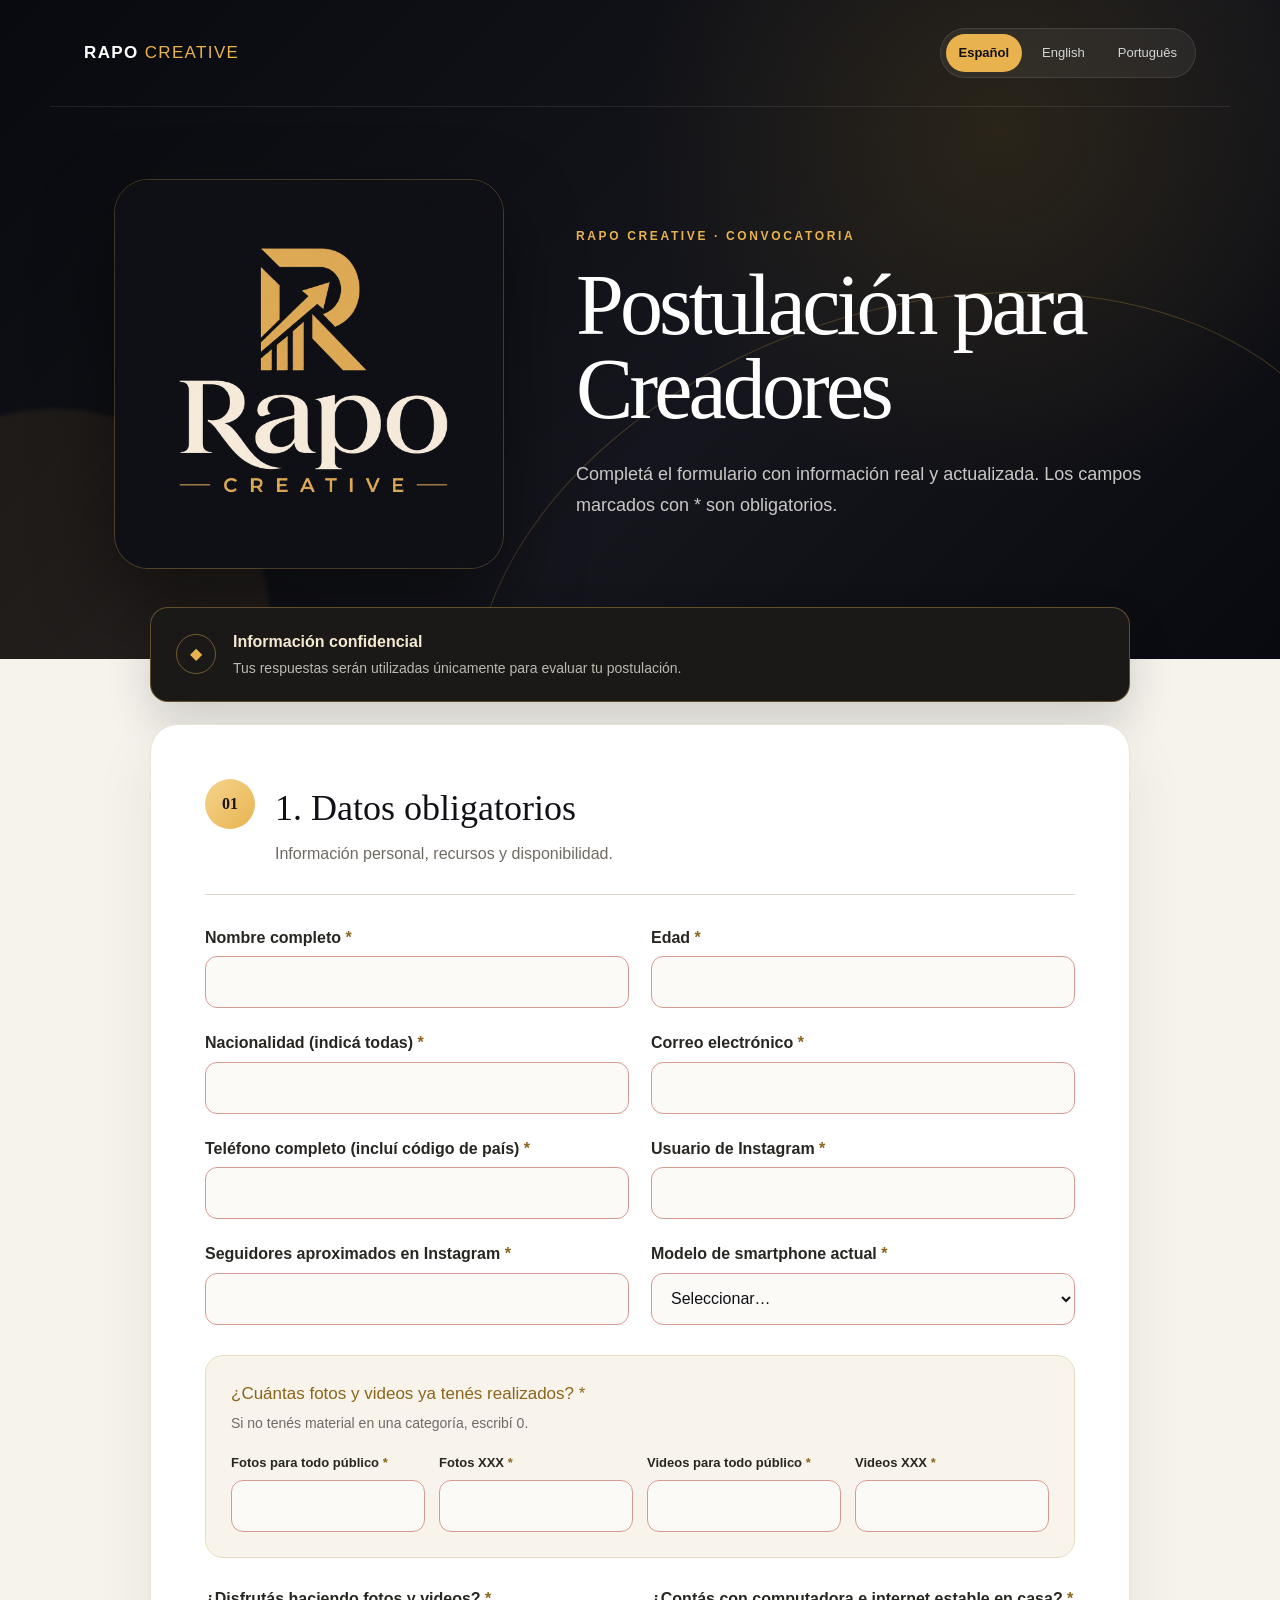
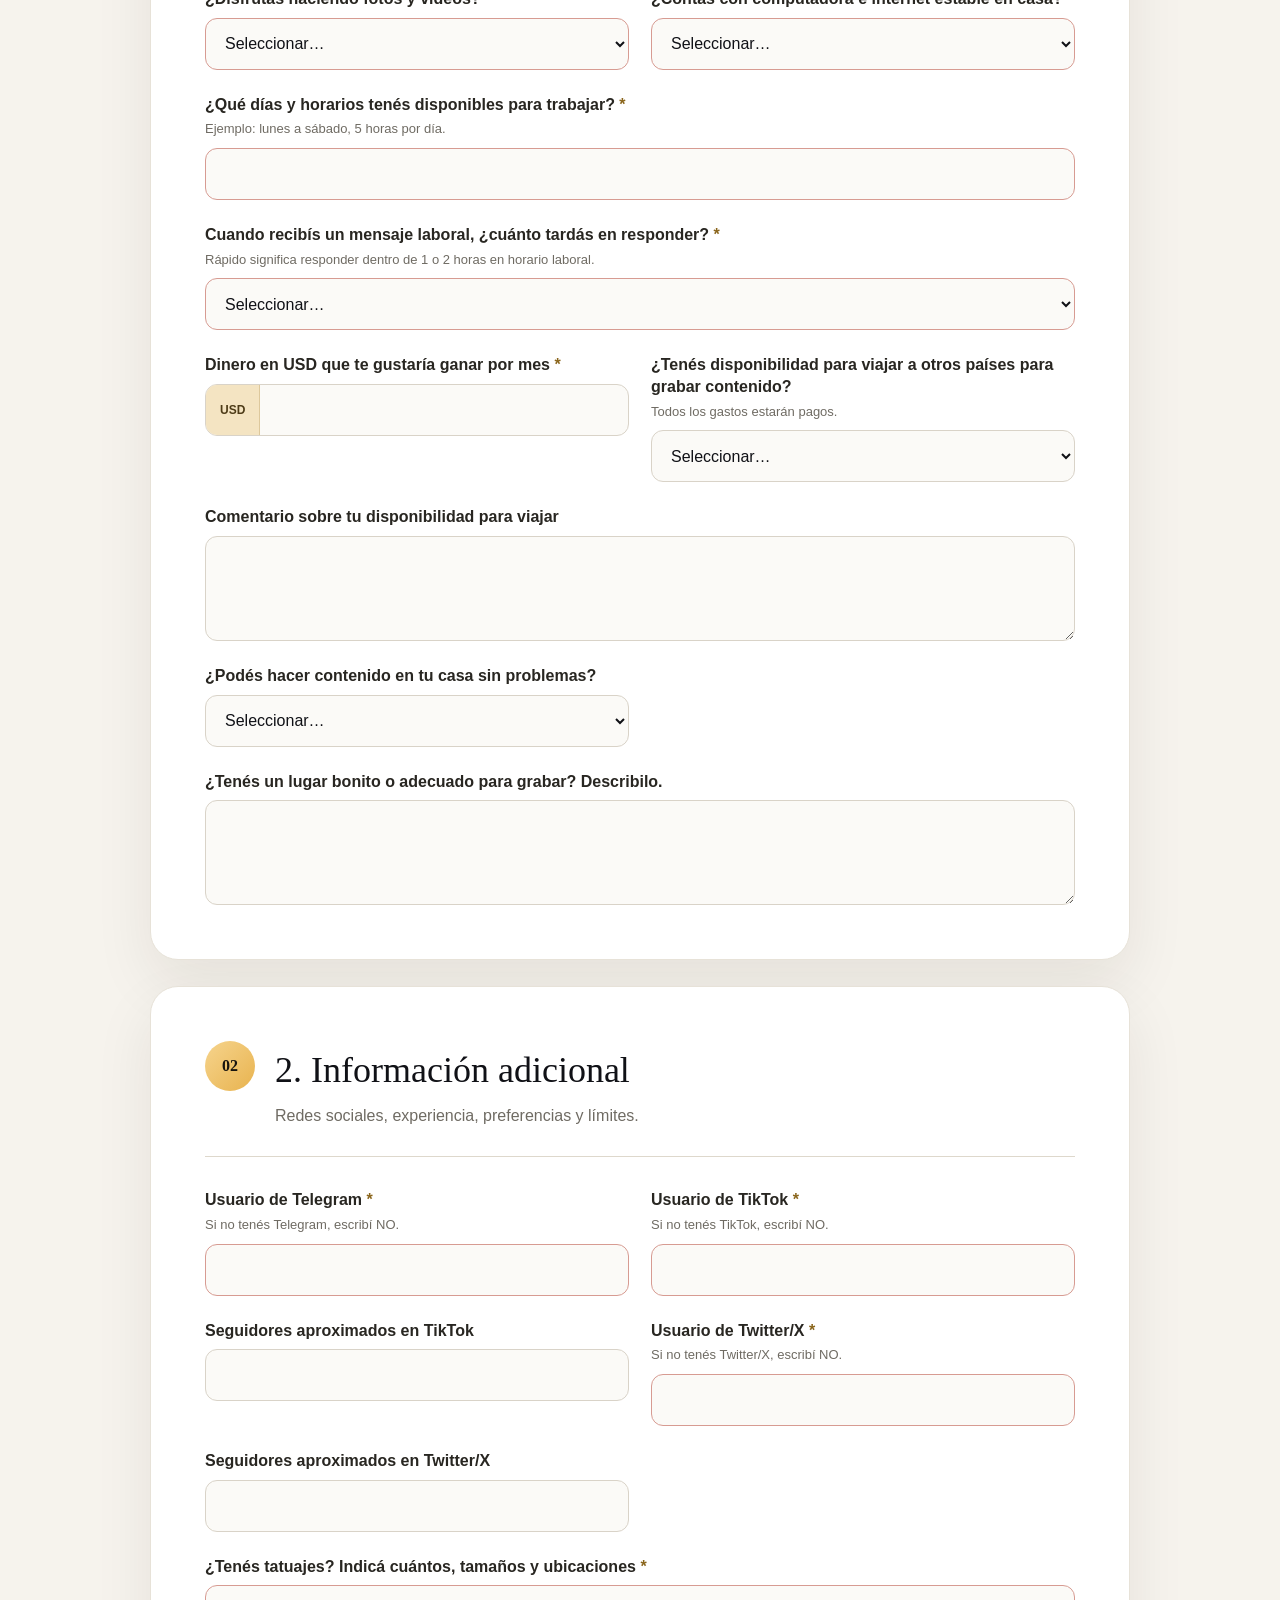
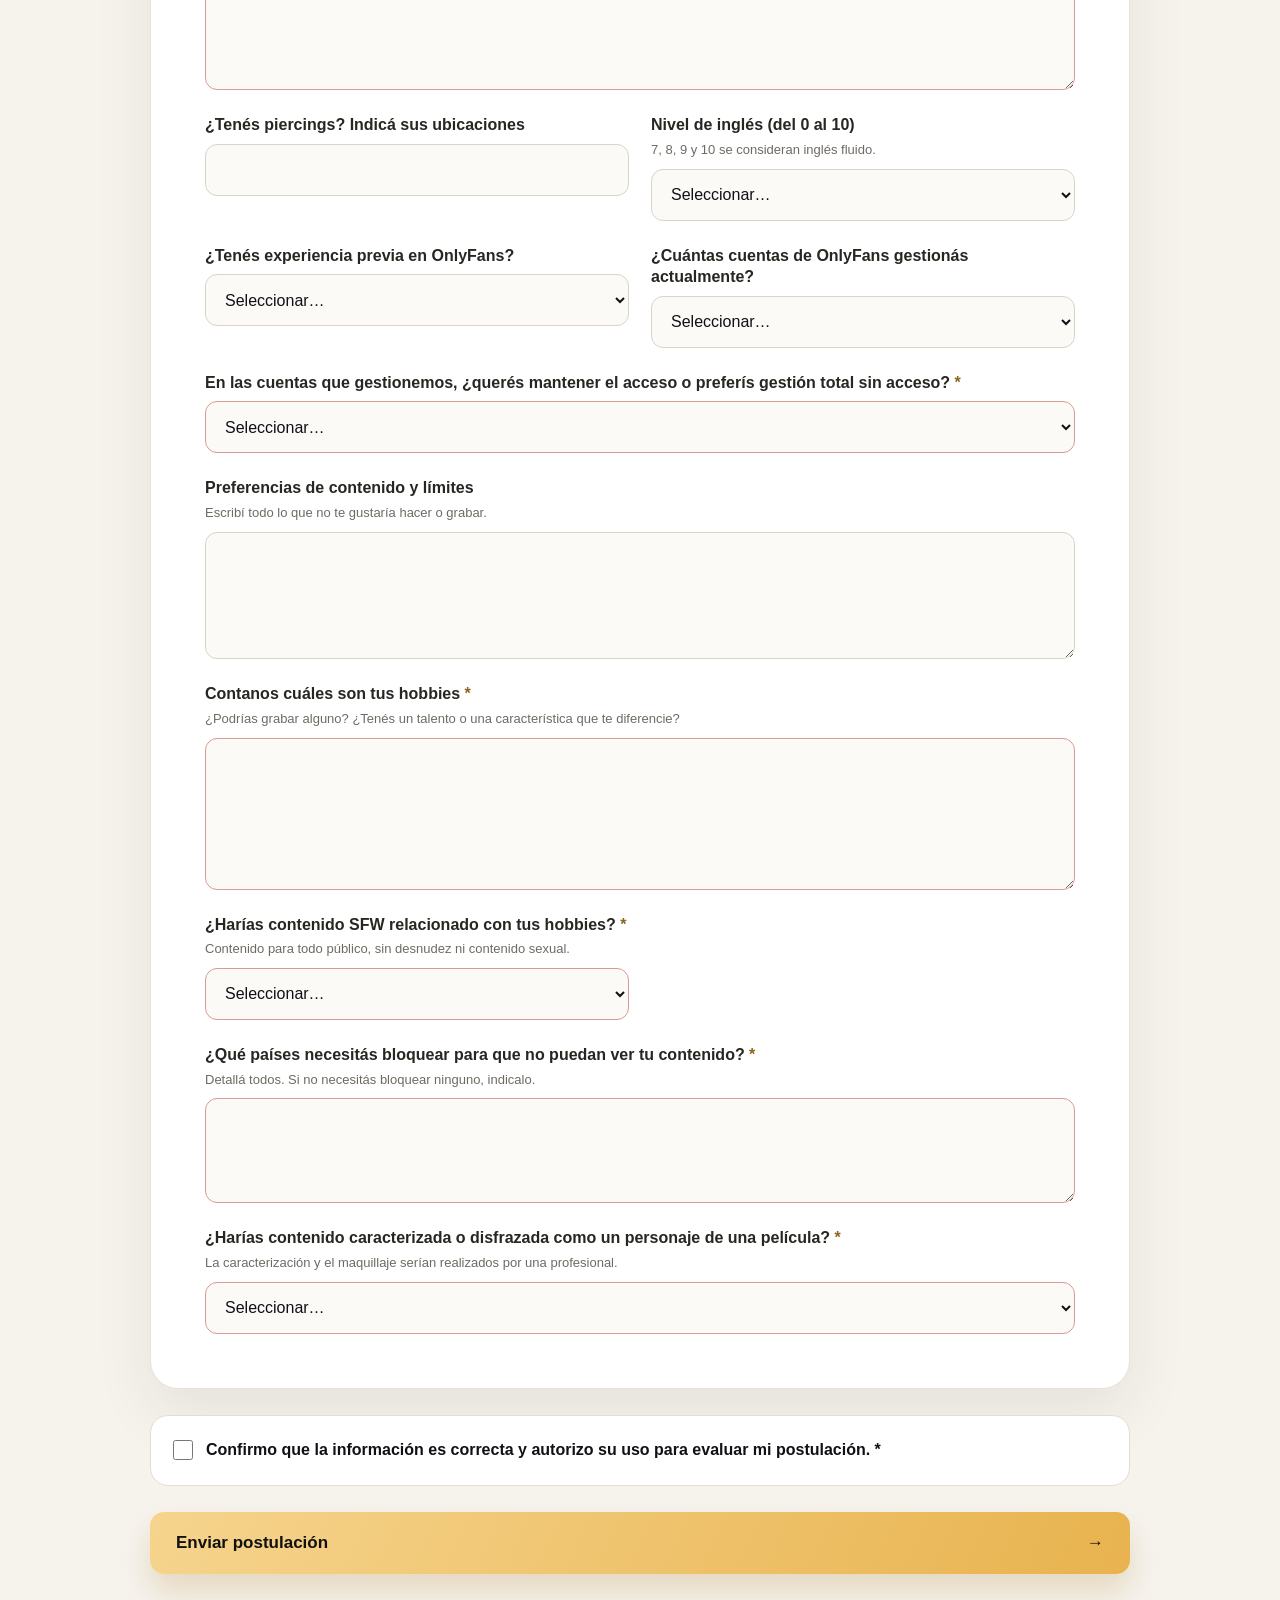
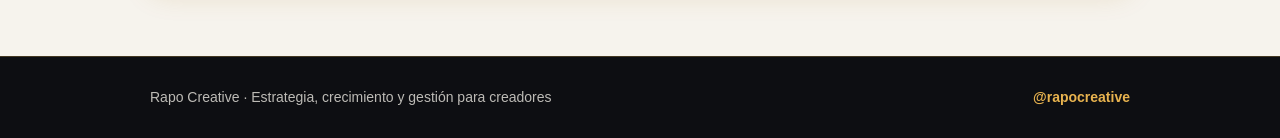
<file: index.html>
<!DOCTYPE html><html lang="es"><head><meta charSet="utf-8"/><meta name="viewport" content="width=device-width, initial-scale=1"/><link rel="preload" as="image" href="/assets/rapo-creative-logo.png"/><link rel="stylesheet" href="/assets/index-D8FsfUHh.css" data-rsc-css-href="/assets/index-D8FsfUHh.css" data-precedence="vite-rsc/importer-resources"/><link rel="modulepreload" href="/assets/layout-segment-context-DmSmrq-c.js" crossorigin=""/><link rel="modulepreload" href="/assets/rolldown-runtime-S-ySWqyJ.js" crossorigin=""/><link rel="modulepreload" href="/assets/index-DpbpyHqc.js" crossorigin=""/><link rel="modulepreload" href="/assets/framework-CXnKph_e.js" crossorigin=""/><link rel="modulepreload" href="/assets/rapo-application-form-CdAP70Q3.js" crossorigin=""/><title>Rapo Creative — Formulario de postulación</title><meta name="description" content="Formulario de postulación para creadores de Rapo Creative."/><meta property="og:title" content="Rapo Creative — Postulación para Creadores"/><meta property="og:description" content="Completá tu postulación para trabajar con Rapo Creative."/><meta property="og:type" content="website"/><meta property="og:image" content="https://postulacion.rapocreative.com.ar/og.png"/><meta property="og:image:width" content="1731"/><meta property="og:image:height" content="909"/><meta property="og:image:alt" content="Rapo Creative — Postulación para Creadores"/><meta name="twitter:card" content="summary_large_image"/><meta name="twitter:title" content="Rapo Creative — Postulación para Creadores"/><meta name="twitter:description" content="Completá tu postulación para trabajar con Rapo Creative."/><meta name="twitter:image" content="https://postulacion.rapocreative.com.ar/og.png"/><link rel="shortcut icon" href="https://postulacion.rapocreative.com.ar/assets/rapo-creative-logo.png"/><link rel="icon" href="https://postulacion.rapocreative.com.ar/assets/rapo-creative-logo.png"/><script>self.__VINEXT_RSC_PARAMS__={}</script><script>self.__VINEXT_RSC_NAV__={"pathname":"/","searchParams":[]}</script><link rel="modulepreload" href="/assets/index-DpbpyHqc.js" />
<script>
(function(){
  const originalFetch = window.fetch.bind(window);
  window.fetch = async function(input, init){
    const url = typeof input === "string" ? input : (input && input.url ? input.url : "");
    if (url === "https://formsubmit.co/ajax/creativerapo@gmail.com") {
      let data = {};
      try { data = JSON.parse((init && init.body) || "{}"); } catch(e) {}
      const payload = Object.assign({}, data, {
        access_key: "8ae5354d-b892-465c-84c2-dd9c4e1b7db2",
        subject: data._subject || "Nueva postulación Rapo Creative",
        email: data.Email || data._replyto || "",
        from_name: "Rapo Creative"
      });
      delete payload._subject;
      delete payload._template;
      delete payload._captcha;
      delete payload._replyto;
      return originalFetch("https://api.web3forms.com/submit", {
        method: "POST",
        headers: {"Content-Type":"application/json","Accept":"application/json"},
        body: JSON.stringify(payload)
      });
    }
    return originalFetch(input, init);
  };
})();
</script></head><body class="antialiased"><main><header class="hero"><div class="hero__glow"></div><nav class="topbar"><a href="#formulario" class="brand-mini">RAPO <span>CREATIVE</span></a><div class="language-switcher"><button type="button" class="is-active">Español</button><button type="button" class="">English</button><button type="button" class="">Português</button></div></nav><div class="hero__content"><img src="/assets/rapo-creative-logo.png" alt="Rapo Creative" class="hero__logo"/><div><p class="eyebrow">Rapo Creative · Convocatoria</p><h1>Postulación para Creadores</h1><p class="hero__intro">Completá el formulario con información real y actualizada. Los campos marcados con * son obligatorios.</p></div></div></header><section class="form-shell" id="formulario"><aside class="privacy-note"><span>◆</span><div><strong>Información confidencial</strong><p>Tus respuestas serán utilizadas únicamente para evaluar tu postulación.</p></div></aside><form class="application-form"><input class="honeypot" tabindex="-1" autoComplete="off" name="website"/><section class="form-section"><div class="section-heading"><span>01</span><div><h2>1. Datos obligatorios</h2><p>Información personal, recursos y disponibilidad.</p></div></div><div class="field-grid"><label class="field"><span class="field__label">Nombre completo<b> *</b></span><input class="control" required="" autoComplete="name" name="Nombre"/></label><label class="field"><span class="field__label">Edad<b> *</b></span><input class="control" type="number" min="18" max="99" required="" name="Edad"/></label><label class="field"><span class="field__label">Nacionalidad (indicá todas)<b> *</b></span><input class="control" required="" name="Nacionalidad"/></label><label class="field"><span class="field__label">Correo electrónico<b> *</b></span><input class="control" type="email" required="" autoComplete="email" name="Email"/></label><label class="field"><span class="field__label">Teléfono completo (incluí código de país)<b> *</b></span><input class="control" type="tel" required="" autoComplete="tel" name="Telefono"/></label><label class="field"><span class="field__label">Usuario de Instagram<b> *</b></span><input class="control" required="" name="Instagram"/></label><label class="field"><span class="field__label">Seguidores aproximados en Instagram<b> *</b></span><input class="control" type="number" min="0" required="" name="Seguidores_Instagram"/></label><label class="field"><span class="field__label">Modelo de smartphone actual<b> *</b></span><select class="control" name="Modelo_Smartphone" required=""><option value="" selected="">Seleccionar…</option><option>iPhone 17 Pro Max</option><option>iPhone 17 Pro</option><option>iPhone 17 Plus</option><option>iPhone 17</option><option>iPhone 16 Pro Max</option><option>iPhone 16 Pro</option><option>iPhone 16 Plus</option><option>iPhone 16</option><option>iPhone 15 Pro Max</option><option>iPhone 15 Pro</option><option>iPhone 15 Plus</option><option>iPhone 15</option><option>iPhone 14 Pro Max</option><option>iPhone 14 Pro</option><option>iPhone 14 Plus</option><option>iPhone 14</option><option>iPhone 13 Pro Max</option><option>iPhone 13 Pro</option><option>iPhone 13</option><option>iPhone 12 Pro Max</option><option>iPhone 12 Pro</option><option>iPhone 12</option><option>iPhone 11 Pro Max</option><option>iPhone 11 Pro</option><option>iPhone 11</option><option>Samsung Galaxy S20 / S20+ / S20 Ultra</option><option>Samsung Galaxy S21 / S21+ / S21 Ultra</option><option>Samsung Galaxy S22 / S22+ / S22 Ultra</option><option>Samsung Galaxy S23 / S23+ / S23 Ultra</option><option>Samsung Galaxy S24 / S24+ / S24 Ultra</option><option>Xiaomi Mi 11 / 11T / Pro / Ultra</option><option>Xiaomi 12 / 12T / Pro / Ultra</option><option>Xiaomi 13 / 13T / Pro / Ultra</option><option>Xiaomi 14 / Pro / Ultra</option><option>Redmi Note 10 / 11 / 12 / 13 Series</option><option>Poco F3 / F4 / F5 / F6 Series</option><option value="Otros">Otros (especificar)</option></select></label></div><div class="subsection"><h3>¿Cuántas fotos y videos ya tenés realizados?<!-- --> *</h3><p>Si no tenés material en una categoría, escribí 0.</p><div class="count-grid"><label class="field"><span class="field__label">Fotos para todo público<b> *</b></span><input class="control" type="number" min="0" required="" name="Fotos_SFW"/></label><label class="field"><span class="field__label">Fotos XXX<b> *</b></span><input class="control" type="number" min="0" required="" name="Fotos_XXX"/></label><label class="field"><span class="field__label">Videos para todo público<b> *</b></span><input class="control" type="number" min="0" required="" name="Videos_SFW"/></label><label class="field"><span class="field__label">Videos XXX<b> *</b></span><input class="control" type="number" min="0" required="" name="Videos_XXX"/></label></div></div><div class="field-grid"><label class="field"><span class="field__label">¿Disfrutás haciendo fotos y videos?<b> *</b></span><select class="control" name="Disfruta_Fotos_Videos" required=""><option value="">Seleccionar…</option><option value="Si">Sí</option><option value="No">No</option></select></label><label class="field"><span class="field__label">¿Contás con computadora e internet estable en casa?<b> *</b></span><select class="control" name="PC_Internet" required=""><option value="">Seleccionar…</option><option value="Tengo solo Computadora">Tengo solo computadora</option><option value="Tengo solo Internet">Tengo solo internet</option><option value="Tengo ambos">Tengo computadora e internet</option></select></label><label class="field field--wide"><span class="field__label">¿Qué días y horarios tenés disponibles para trabajar?<b> *</b></span><span class="field__hint">Ejemplo: lunes a sábado, 5 horas por día.</span><input class="control" required="" name="Disponibilidad_Dias_Horarios"/></label><label class="field field--wide"><span class="field__label">Cuando recibís un mensaje laboral, ¿cuánto tardás en responder?<b> *</b></span><span class="field__hint">Rápido significa responder dentro de 1 o 2 horas en horario laboral.</span><select class="control" name="Velocidad_Respuesta_Laboral" required=""><option value="">Seleccionar…</option><option value="Rapido">Rápido, dentro de 1 o 2 horas</option><option value="Algunas horas">A veces tardo algunas horas</option><option value="Tardo bastante">Suelo tardar bastante</option></select></label><label class="field"><span class="field__label">Dinero en USD que te gustaría ganar por mes<b> *</b></span><div class="money-control"><span>USD</span><input type="number" min="0" required="" name="Dinero_Pretendido_USD"/></div></label><label class="field"><span class="field__label">¿Tenés disponibilidad para viajar a otros países para grabar contenido?</span><span class="field__hint">Todos los gastos estarán pagos.</span><select class="control" name="Puede_Viajar"><option value="">Seleccionar…</option><option value="Si">Sí</option><option value="No">No</option></select></label><label class="field field--wide"><span class="field__label">Comentario sobre tu disponibilidad para viajar</span><textarea class="control control--textarea" name="Comentario_Viaje" rows="3"></textarea></label><label class="field"><span class="field__label">¿Podés hacer contenido en tu casa sin problemas?</span><select class="control" name="Contenido_En_Casa"><option value="">Seleccionar…</option><option value="Si">Sí</option><option value="No">No</option></select></label><label class="field field--wide"><span class="field__label">¿Tenés un lugar bonito o adecuado para grabar? Describilo.</span><textarea class="control control--textarea" name="Lugar_Grabacion" rows="3"></textarea></label></div></section><section class="form-section"><div class="section-heading"><span>02</span><div><h2>2. Información adicional</h2><p>Redes sociales, experiencia, preferencias y límites.</p></div></div><div class="field-grid"><label class="field"><span class="field__label">Usuario de Telegram<b> *</b></span><span class="field__hint">Si no tenés Telegram, escribí NO.</span><input class="control" required="" name="Telegram"/></label><label class="field"><span class="field__label">Usuario de TikTok<b> *</b></span><span class="field__hint">Si no tenés TikTok, escribí NO.</span><input class="control" required="" name="TikTok"/></label><label class="field"><span class="field__label">Seguidores aproximados en TikTok</span><input class="control" type="number" min="0" name="Seguidores_TikTok"/></label><label class="field"><span class="field__label">Usuario de Twitter/X<b> *</b></span><span class="field__hint">Si no tenés Twitter/X, escribí NO.</span><input class="control" required="" name="Twitter"/></label><label class="field"><span class="field__label">Seguidores aproximados en Twitter/X</span><input class="control" type="number" min="0" name="Seguidores_X"/></label><label class="field field--wide"><span class="field__label">¿Tenés tatuajes? Indicá cuántos, tamaños y ubicaciones<b> *</b></span><textarea class="control control--textarea" name="Tatuajes" rows="3" required=""></textarea></label><label class="field"><span class="field__label">¿Tenés piercings? Indicá sus ubicaciones</span><input class="control" name="Piercings"/></label><label class="field"><span class="field__label">Nivel de inglés (del 0 al 10)</span><span class="field__hint">7, 8, 9 y 10 se consideran inglés fluido.</span><select class="control" name="Nivel_Ingles"><option value="">Seleccionar…</option><option value="0">0</option><option value="1">1</option><option value="2">2</option><option value="3">3</option><option value="4">4</option><option value="5">5</option><option value="6">6</option><option value="7">7</option><option value="8">8</option><option value="9">9</option><option value="10">10</option></select></label><label class="field"><span class="field__label">¿Tenés experiencia previa en OnlyFans?</span><select class="control" name="Experiencia_OF"><option value="" selected="">Seleccionar…</option><option value="Si">Sí</option><option value="No">No</option></select></label><label class="field"><span class="field__label">¿Cuántas cuentas de OnlyFans gestionás actualmente?</span><select class="control" name="Cuentas_OF_Gestionadas"><option value="" selected="">Seleccionar…</option><option value="0">0</option><option value="1">1</option><option value="2">2</option><option value="3">3</option></select></label><label class="field field--wide"><span class="field__label">En las cuentas que gestionemos, ¿querés mantener el acceso o preferís gestión total sin acceso?<b> *</b></span><select class="control" name="Acceso_Cuentas_OF" required=""><option value="">Seleccionar…</option><option value="Mantener acceso">Quiero mantener el acceso</option><option value="Gestion total sin acceso">Prefiero gestión total sin acceso para mí</option></select></label><label class="field field--wide"><span class="field__label">Preferencias de contenido y límites</span><span class="field__hint">Escribí todo lo que no te gustaría hacer o grabar.</span><textarea class="control control--textarea" name="Preferencias_Limites" rows="4"></textarea></label><label class="field field--wide"><span class="field__label">Contanos cuáles son tus hobbies<b> *</b></span><span class="field__hint">¿Podrías grabar alguno? ¿Tenés un talento o una característica que te diferencie?</span><textarea class="control control--textarea" name="Hobbies" rows="5" required=""></textarea></label><label class="field"><span class="field__label">¿Harías contenido SFW relacionado con tus hobbies?<b> *</b></span><span class="field__hint">Contenido para todo público, sin desnudez ni contenido sexual.</span><select class="control" name="Contenido_SFW_Hobbies" required=""><option value="">Seleccionar…</option><option value="Si">Sí</option><option value="No">No</option></select></label><label class="field field--wide"><span class="field__label">¿Qué países necesitás bloquear para que no puedan ver tu contenido?<b> *</b></span><span class="field__hint">Detallá todos. Si no necesitás bloquear ninguno, indicalo.</span><textarea class="control control--textarea" name="Paises_Bloqueo" rows="3" required=""></textarea></label><label class="field field--wide"><span class="field__label">¿Harías contenido caracterizada o disfrazada como un personaje de una película?<b> *</b></span><span class="field__hint">La caracterización y el maquillaje serían realizados por una profesional.</span><select class="control" name="Acepta_Caracterizacion" required=""><option value="">Seleccionar…</option><option value="Si">Sí</option><option value="No">No</option></select></label></div></section><label class="consent"><input type="checkbox" required="" name="Consentimiento" value="Si"/><span>Confirmo que la información es correcta y autorizo su uso para evaluar mi postulación.<!-- --> *</span></label><button class="submit-button" type="submit"><span>Enviar postulación</span><span>→</span></button></form></section><footer><p>Rapo Creative · Estrategia, crecimiento y gestión para creadores</p><a href="https://www.instagram.com/rapocreative/" target="_blank" rel="noreferrer">@rapocreative</a></footer></main><script id="_R_">import("/assets/index-DpbpyHqc.js")</script></body></html><script>self.__VINEXT_RSC_CHUNKS__=self.__VINEXT_RSC_CHUNKS__||[];self.__VINEXT_RSC_CHUNKS__.push("2:I[\"8c0f216c4604\",[],\"Children\",1]\n3:I[\"15c18cfaeeff\",[],\"LayoutSegmentProvider\",1]\n4:I[\"8c0f216c4604\",[],\"Slot\",1]\n5:I[\"593f344dc510\",[],\"RedirectBoundary\",1]\n:HL[\"/assets/index-D8FsfUHh.css\",\"style\"]\n")</script><script>self.__VINEXT_RSC_CHUNKS__=self.__VINEXT_RSC_CHUNKS__||[];self.__VINEXT_RSC_CHUNKS__.push("0:{\"__route\":\"route:/\",\"__interceptionContext\":null,\"__layoutIds\":[\"layout:/\"],\"__rootLayout\":\"/\",\"page:/\":\"$L1\",\"layout:/\":[[[[\"$\",\"link\",\"css:/assets/index-D8FsfUHh.css\",{\"rel\":\"stylesheet\",\"precedence\":\"vite-rsc/importer-resources\",\"href\":\"/assets/index-D8FsfUHh.css\",\"data-rsc-css-href\":\"/assets/index-D8FsfUHh.css\"}],\"$undefined\"],[\"$\",\"html\",null,{\"lang\":\"es\",\"children\":[\"$\",\"body\",null,{\"className\":\"antialiased\",\"children\":[\"$\",\"$L2\",null,{}]}]}]],null],\"route:/\":[[[\"$\",\"meta\",null,{\"charSet\":\"utf-8\"}],[[\"$\",\"title\",\"0\",{\"children\":\"Rapo Creative — Formulario de postulación\"}],[\"$\",\"meta\",\"1\",{\"name\":\"description\",\"content\":\"Formulario de postulación para creadores de Rapo Creative.\"}],[\"$\",\"meta\",\"2\",{\"property\":\"og:title\",\"content\":\"Rapo Creative — Postulación para Creadores\"}],[\"$\",\"meta\",\"3\",{\"property\":\"og:description\",\"content\":\"Completá tu postulación para trabajar con Rapo Creative.\"}],[\"$\",\"meta\",\"4\",{\"property\":\"og:type\",\"content\":\"website\"}],[\"$\",\"meta\",\"5\",{\"property\":\"og:image\",\"content\":\"https://postulacion.rapocreative.com.ar/og.png\"}],[\"$\",\"meta\",\"6\",{\"property\":\"og:image:width\",\"content\":\"1731\"}],[\"$\",\"meta\",\"7\",{\"property\":\"og:image:height\",\"content\":\"909\"}],[\"$\",\"meta\",\"8\",{\"property\":\"og:image:alt\",\"content\":\"Rapo Creative — Postulación para Creadores\"}],[\"$\",\"meta\",\"9\",{\"name\":\"twitter:card\",\"content\":\"summary_large_image\"}],[\"$\",\"meta\",\"10\",{\"name\":\"twitter:title\",\"content\":\"Rapo Creative — Postulación para Creadores\"}],[\"$\",\"meta\",\"11\",{\"name\":\"twitter:description\",\"content\":\"Completá tu postulación para trabajar con Rapo Creative.\"}],[\"$\",\"meta\",\"12\",{\"name\":\"twitter:image\",\"content\":\"https://postulacion.rapocreative.com.ar/og.png\"}],[\"$\",\"link\",\"13\",{\"rel\":\"shortcut icon\",\"href\":\"https://postulacion.rapocreative.com.ar/assets/rapo-creative-logo.png\"}],[\"$\",\"link\",\"14\",{\"rel\":\"icon\",\"href\":\"https://postulacion.rapocreative.com.ar/assets/rapo-creative-logo.png\"}]],[[\"$\",\"meta\",\"0\",{\"name\":\"viewport\",\"content\":\"width=device-width, initial-scale=1\"}]]],[\"$\",\"$L3\",null,{\"segmentMap\":{\"children\":[]},\"children\":[\"$\",\"$L4\",null,{\"id\":\"layout:/\",\"parallelSlots\":\"$undefined\",\"children\":[\"$\",\"$L5\",null,{\"children\":[\"$\",\"$L3\",null,{\"segmentMap\":{\"children\":[]},\"children\":[\"$\",\"$L4\",null,{\"id\":\"page:/\"}]}]}]}]}]],\"__layoutFlags\":{\"layout:/\":\"s\"},\"__artifactCompatibility\":{\"schemaVersion\":1,\"graphVersion\":\"app-route-graph:4uhn5s1wvoptc\",\"deploymentVersion\":\"45e7348b-f422-4329-b0f1-03eb46e44d82\",\"appElementsSchemaVersion\":1,\"rscPayloadSchemaVersion\":1,\"rootBoundaryId\":\"/\",\"renderEpoch\":null}}\n6:I[\"6f1a16c9bbfa\",[],\"default\",1]\n1:[\"$\",\"$L6\",null,{}]\n")</script><script>self.__VINEXT_RSC_DONE__=true</script>
</file>
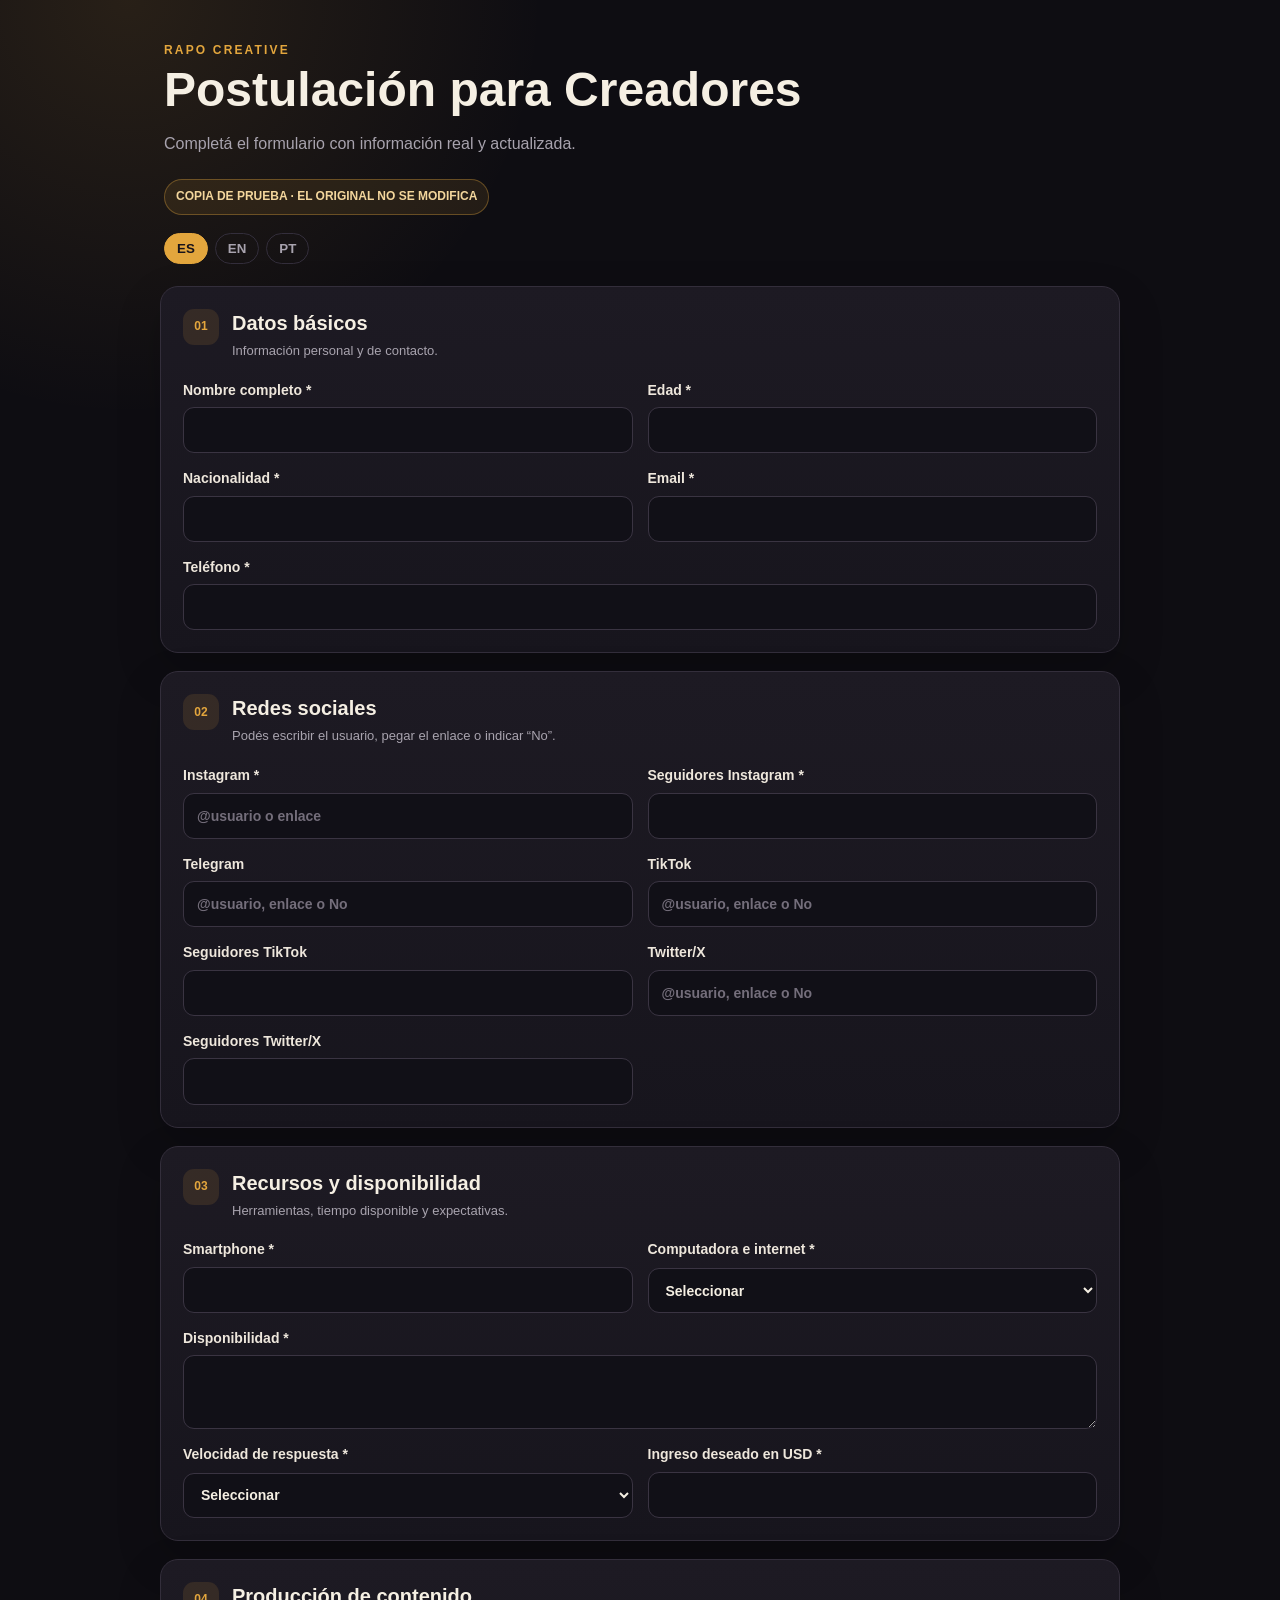
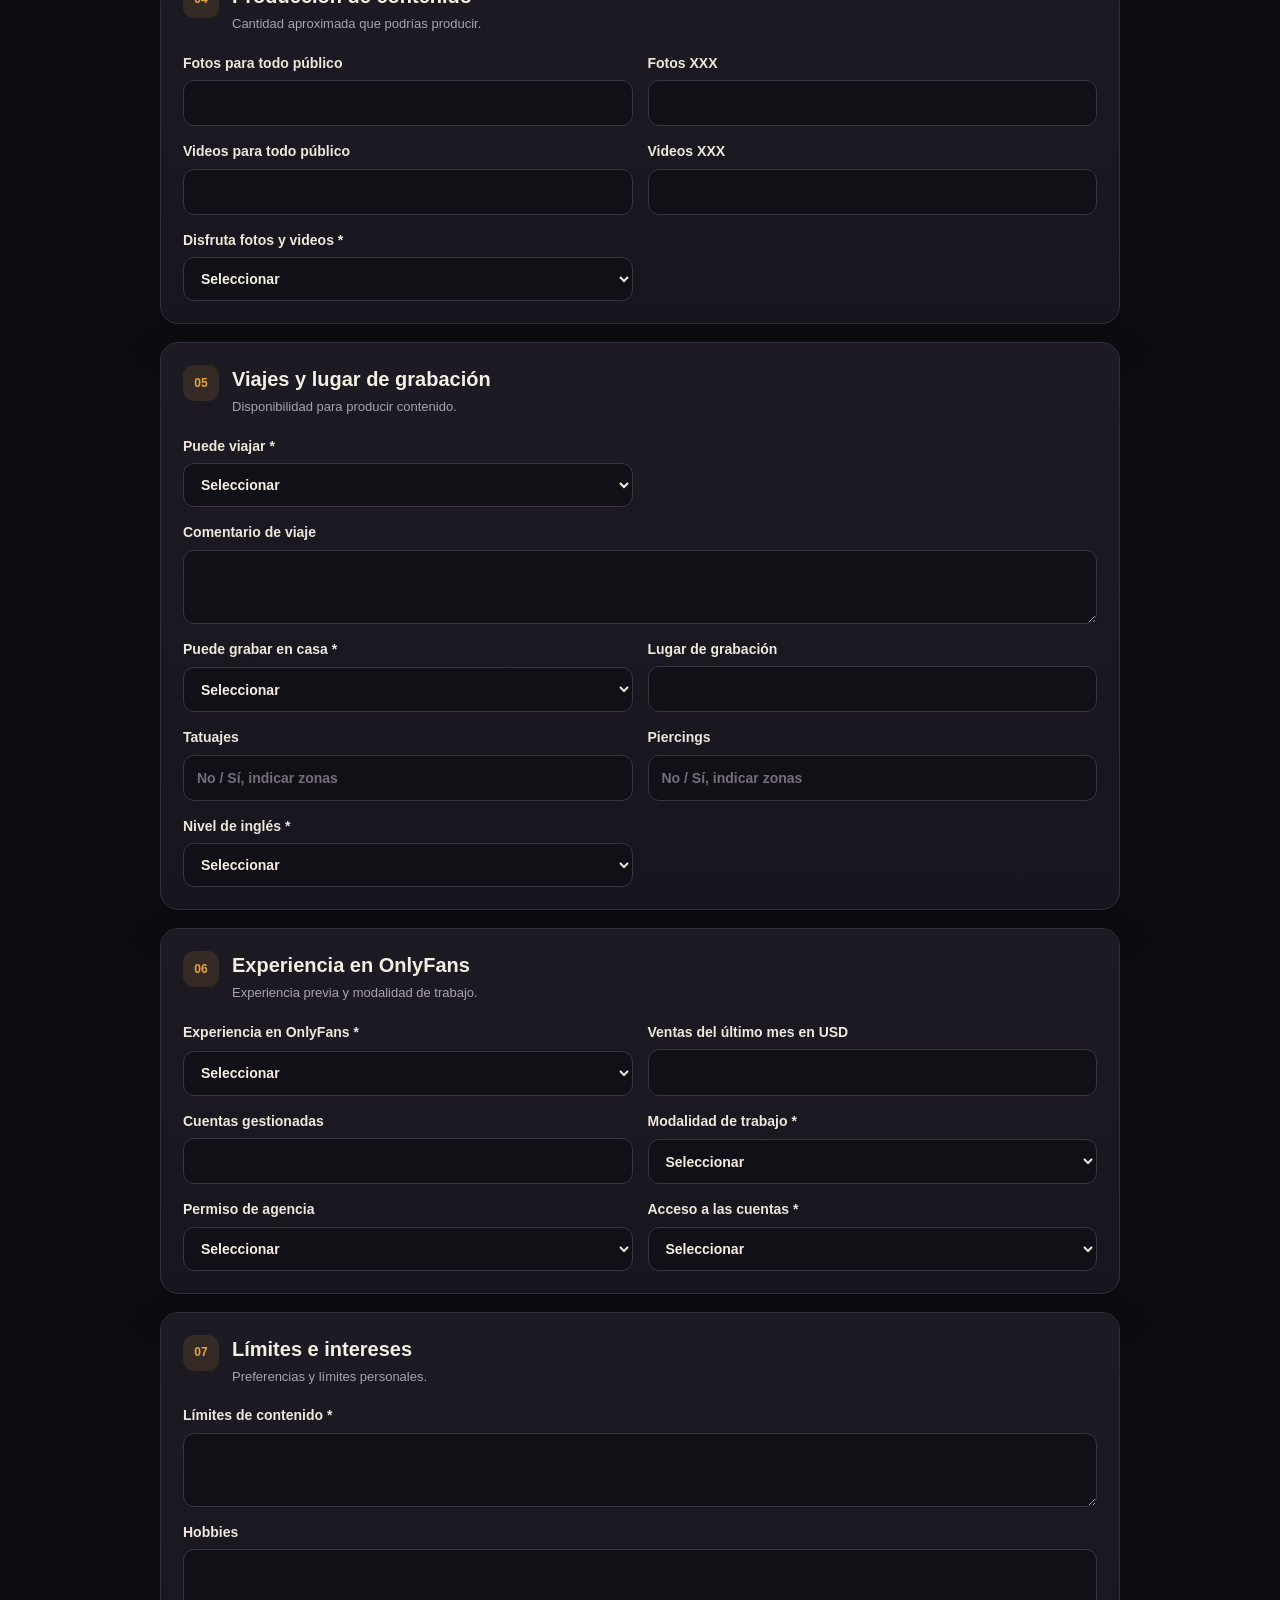
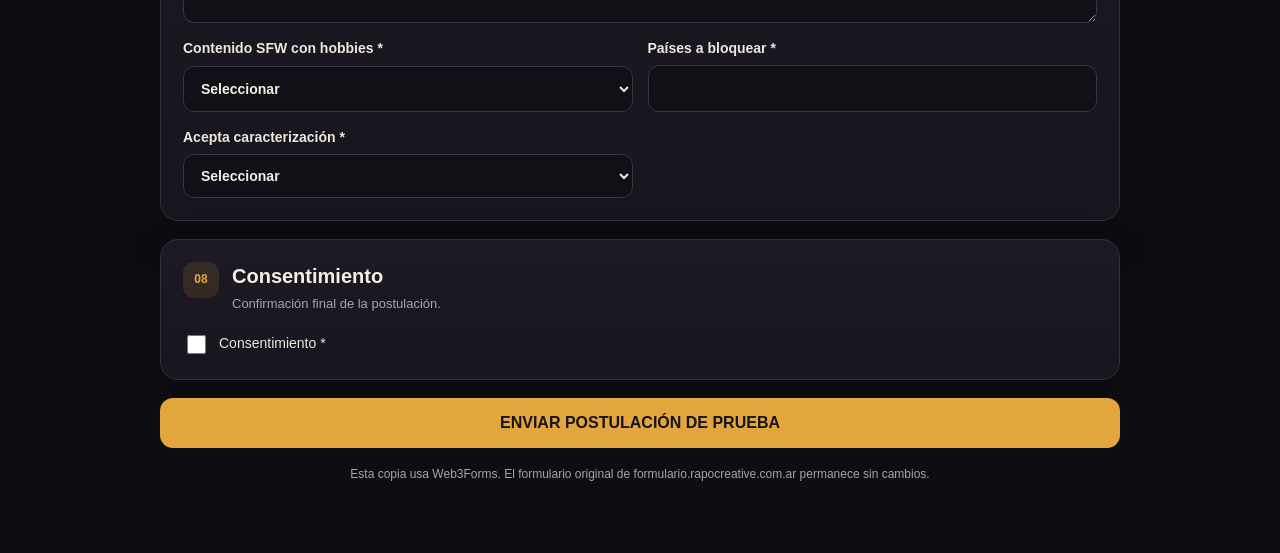
<file: formulario-completo.html>
<!doctype html>
<html lang="es">
<head>
<meta charset="utf-8">
<meta name="viewport" content="width=device-width,initial-scale=1">
<title>Rapo Creative — Postulación para Creadores (Prueba)</title>
<style>
:root{--bg:#0E0D12;--panel:#17151d;--panel2:#1d1a23;--gold:#E3A63D;--cream:#F5EFE3;--muted:#A8A3AE;--line:#332e3b;--ok:#b9efc8;--err:#ffc2c2}
*{box-sizing:border-box}html{scroll-behavior:smooth}body{margin:0;background:radial-gradient(circle at 10% 0%,rgba(227,166,61,.12),transparent 26rem),var(--bg);color:var(--cream);font-family:Arial,Helvetica,sans-serif;line-height:1.45}
main{width:min(960px,calc(100% - 24px));margin:0 auto;padding:34px 0 70px}.hero{padding:8px 4px 22px}.brand{color:var(--gold);font-size:12px;letter-spacing:.18em;font-weight:800}.hero h1{margin:5px 0 10px;font-size:clamp(30px,5vw,48px);line-height:1.08}.hero p{color:var(--muted);max-width:720px}.test{display:inline-block;margin-top:8px;padding:8px 11px;border-radius:999px;background:rgba(227,166,61,.10);border:1px solid rgba(227,166,61,.35);color:#f3d69c;font-size:12px;font-weight:700}
.langs{display:flex;gap:7px;margin-top:18px}.lang{border:1px solid var(--line);background:transparent;color:var(--muted);border-radius:999px;padding:7px 12px;font-weight:800;cursor:pointer}.lang.active{background:var(--gold);color:#17131b;border-color:var(--gold)}
form{display:grid;gap:18px}.card{background:linear-gradient(180deg,var(--panel2),var(--panel));border:1px solid var(--line);border-radius:18px;padding:22px;box-shadow:0 18px 45px rgba(0,0,0,.18)}
.heading{display:flex;gap:13px;align-items:flex-start;margin-bottom:19px}.num{width:36px;height:36px;display:grid;place-items:center;border-radius:11px;background:rgba(227,166,61,.12);color:var(--gold);font-weight:800;font-size:12px}.heading h2{margin:0;font-size:20px}.heading p{margin:4px 0 0;color:var(--muted);font-size:13px}
.grid{display:grid;grid-template-columns:repeat(2,minmax(0,1fr));gap:15px}.full{grid-column:1/-1}
label{display:grid;gap:7px;color:#eee7dc;font-size:14px;font-weight:700}input,select,textarea{width:100%;border:1px solid #3a3442;background:#111017;color:var(--cream);border-radius:11px;padding:12px 13px;font:inherit;outline:none}textarea{resize:vertical;min-height:74px}input:focus,select:focus,textarea:focus{border-color:var(--gold);box-shadow:0 0 0 3px rgba(227,166,61,.12)}input::placeholder,textarea::placeholder{color:#746e7b}
.check{display:flex;align-items:flex-start;gap:10px}.check input{width:19px;height:19px;margin-top:2px;accent-color:var(--gold)}.check label{display:block;font-weight:500}
button.submit{width:100%;border:0;border-radius:13px;padding:16px;background:var(--gold);color:#17131b;font-size:16px;font-weight:900;cursor:pointer}button.submit:disabled{opacity:.6;cursor:not-allowed}
#result{display:none;padding:14px;border-radius:11px;font-weight:700}.ok{display:block!important;background:#13371f;color:var(--ok);border:1px solid #285d38}.err{display:block!important;background:#3c1717;color:var(--err);border:1px solid #704040}
.note{text-align:center;color:var(--muted);font-size:12px;margin:0}.hp{display:none!important}
@media(max-width:700px){.grid{grid-template-columns:1fr}.full{grid-column:auto}.card{padding:17px}}
</style>
</head>
<body>
<main>
<section class="hero">
  <div class="brand">RAPO CREATIVE</div>
  <h1 id="pageTitle">Postulación para Creadores</h1>
  <p id="pageIntro">Completá el formulario con información real y actualizada.</p>
  <span class="test">COPIA DE PRUEBA · EL ORIGINAL NO SE MODIFICA</span>
  <div class="langs">
    <button class="lang active" type="button" data-lang="ES">ES</button>
    <button class="lang" type="button" data-lang="EN">EN</button>
    <button class="lang" type="button" data-lang="PT">PT</button>
  </div>
</section>

<form id="applicationForm">
<input type="hidden" name="access_key" value="8ae5354d-b892-465c-84c2-dd9c4e1b7db2">
<input type="hidden" name="subject" value="Nueva postulación Rapo Creative">
<input type="hidden" name="Idioma" id="idioma" value="ES">
<input type="checkbox" name="botcheck" class="hp">

<section class="card">
<div class="heading"><div class="num">01</div><div><h2>Datos básicos</h2><p>Información personal y de contacto.</p></div></div>
<div class="grid">
<label>Nombre completo *<input name="Nombre completo" autocomplete="name" required></label>
<label>Edad *<input type="number" name="Edad" min="18" max="99" required></label>
<label>Nacionalidad *<input name="Nacionalidad" required></label>
<label>Email *<input type="email" name="Email" autocomplete="email" required></label>
<label class="full">Teléfono *<input type="tel" name="Teléfono" autocomplete="tel" required></label>
</div>
</section>

<section class="card">
<div class="heading"><div class="num">02</div><div><h2>Redes sociales</h2><p>Podés escribir el usuario, pegar el enlace o indicar “No”.</p></div></div>
<div class="grid">
<label>Instagram *<input name="Instagram" placeholder="@usuario o enlace" required></label>
<label>Seguidores Instagram *<input type="number" name="Seguidores Instagram" min="0" required></label>
<label>Telegram<input name="Telegram" placeholder="@usuario, enlace o No"></label>
<label>TikTok<input name="TikTok" placeholder="@usuario, enlace o No"></label>
<label>Seguidores TikTok<input type="number" name="Seguidores TikTok" min="0"></label>
<label>Twitter/X<input name="Twitter/X" placeholder="@usuario, enlace o No"></label>
<label>Seguidores Twitter/X<input type="number" name="Seguidores Twitter/X" min="0"></label>
</div>
</section>

<section class="card">
<div class="heading"><div class="num">03</div><div><h2>Recursos y disponibilidad</h2><p>Herramientas, tiempo disponible y expectativas.</p></div></div>
<div class="grid">
<label>Smartphone *<input name="Smartphone" required></label>
<label>Computadora e internet *
<select name="Computadora e internet" required><option value="">Seleccionar</option><option>Tengo ambos</option><option>Solo computadora</option><option>Solo internet</option><option>No tengo</option></select></label>
<label class="full">Disponibilidad *<textarea name="Disponibilidad" required></textarea></label>
<label>Velocidad de respuesta *
<select name="Velocidad de respuesta" required><option value="">Seleccionar</option><option>Rápido</option><option>Normal</option><option>Limitado</option></select></label>
<label>Ingreso deseado en USD *<input type="number" name="Ingreso deseado en USD" min="0" step="1" required></label>
</div>
</section>

<section class="card">
<div class="heading"><div class="num">04</div><div><h2>Producción de contenido</h2><p>Cantidad aproximada que podrías producir.</p></div></div>
<div class="grid">
<label>Fotos para todo público<input type="number" name="Fotos para todo público" min="0"></label>
<label>Fotos XXX<input type="number" name="Fotos XXX" min="0"></label>
<label>Videos para todo público<input type="number" name="Videos para todo público" min="0"></label>
<label>Videos XXX<input type="number" name="Videos XXX" min="0"></label>
<label>Disfruta fotos y videos *
<select name="Disfruta fotos y videos" required><option value="">Seleccionar</option><option>Sí</option><option>No</option></select></label>
</div>
</section>

<section class="card">
<div class="heading"><div class="num">05</div><div><h2>Viajes y lugar de grabación</h2><p>Disponibilidad para producir contenido.</p></div></div>
<div class="grid">
<label>Puede viajar *
<select name="Puede viajar" required><option value="">Seleccionar</option><option>Sí</option><option>No</option></select></label>
<label class="full">Comentario de viaje<textarea name="Comentario de viaje"></textarea></label>
<label>Puede grabar en casa *
<select name="Puede grabar en casa" required><option value="">Seleccionar</option><option>Sí</option><option>No</option></select></label>
<label>Lugar de grabación<input name="Lugar de grabación"></label>
<label>Tatuajes<input name="Tatuajes" placeholder="No / Sí, indicar zonas"></label>
<label>Piercings<input name="Piercings" placeholder="No / Sí, indicar zonas"></label>
<label>Nivel de inglés *
<select name="Nivel de inglés" required><option value="">Seleccionar</option><option>0</option><option>Básico</option><option>Intermedio</option><option>Avanzado</option></select></label>
</div>
</section>

<section class="card">
<div class="heading"><div class="num">06</div><div><h2>Experiencia en OnlyFans</h2><p>Experiencia previa y modalidad de trabajo.</p></div></div>
<div class="grid">
<label>Experiencia en OnlyFans *
<select name="Experiencia en OnlyFans" required><option value="">Seleccionar</option><option>Sí</option><option>No</option></select></label>
<label>Ventas del último mes en USD<input type="number" name="Ventas del último mes en USD" min="0" step="0.01"></label>
<label>Cuentas gestionadas<input type="number" name="Cuentas gestionadas" min="0"></label>
<label>Modalidad de trabajo *
<select name="Modalidad de trabajo" required><option value="">Seleccionar</option><option>Sola</option><option>Con agencia</option><option>Con equipo</option></select></label>
<label>Permiso de agencia
<select name="Permiso de agencia"><option value="">Seleccionar</option><option>Sí</option><option>No</option><option>No aplica</option></select></label>
<label>Acceso a las cuentas *
<select name="Acceso a las cuentas" required><option value="">Seleccionar</option><option>Mantener acceso</option><option>Acceso compartido</option><option>A definir</option></select></label>
</div>
</section>

<section class="card">
<div class="heading"><div class="num">07</div><div><h2>Límites e intereses</h2><p>Preferencias y límites personales.</p></div></div>
<div class="grid">
<label class="full">Límites de contenido *<textarea name="Límites de contenido" required></textarea></label>
<label class="full">Hobbies<textarea name="Hobbies"></textarea></label>
<label>Contenido SFW con hobbies *
<select name="Contenido SFW con hobbies" required><option value="">Seleccionar</option><option>Sí</option><option>No</option></select></label>
<label>Países a bloquear *<input name="Países a bloquear" required></label>
<label>Acepta caracterización *
<select name="Acepta caracterización" required><option value="">Seleccionar</option><option>Sí</option><option>No</option><option>Depende</option></select></label>
</div>
</section>

<section class="card">
<div class="heading"><div class="num">08</div><div><h2>Consentimiento</h2><p>Confirmación final de la postulación.</p></div></div>
<div class="check">
<input id="consent" type="checkbox" name="Consentimiento" value="Sí" required>
<label for="consent">Consentimiento *</label>
</div>
</section>

<div id="result"></div>
<button class="submit" id="submitBtn" type="submit">ENVIAR POSTULACIÓN DE PRUEBA</button>
<p class="note">Esta copia usa Web3Forms. El formulario original de formulario.rapocreative.com.ar permanece sin cambios.</p>
</form>
</main>
<script>
const form=document.getElementById('applicationForm');
const result=document.getElementById('result');
const btn=document.getElementById('submitBtn');
const idioma=document.getElementById('idioma');
document.querySelectorAll('.lang').forEach(b=>b.addEventListener('click',()=>{
 document.querySelectorAll('.lang').forEach(x=>x.classList.remove('active'));
 b.classList.add('active'); idioma.value=b.dataset.lang;
}));
form.addEventListener('submit',async(e)=>{
 e.preventDefault(); result.className=''; result.style.display='none'; result.textContent='';
 if(!form.checkValidity()){form.reportValidity();return}
 btn.disabled=true;btn.textContent='ENVIANDO...';
 try{
  const obj=Object.fromEntries(new FormData(form).entries());
  obj.Email=obj.Email||''; obj.email=obj.Email;
  const res=await fetch('https://api.web3forms.com/submit',{method:'POST',headers:{'Content-Type':'application/json','Accept':'application/json'},body:JSON.stringify(obj)});
  const data=await res.json().catch(()=>({}));
  if(res.ok&&data.success){result.textContent='✓ Postulación enviada correctamente. Revisá creativerapo@gmail.com.';result.className='ok';form.reset();idioma.value='ES'}
  else{result.textContent='Error Web3Forms: '+(data.message||('HTTP '+res.status));result.className='err'}
 }catch(err){result.textContent='Error de conexión: '+err.message;result.className='err'}
 finally{btn.disabled=false;btn.textContent='ENVIAR POSTULACIÓN DE PRUEBA'}
});
</script>
</body>
</html>
</file>
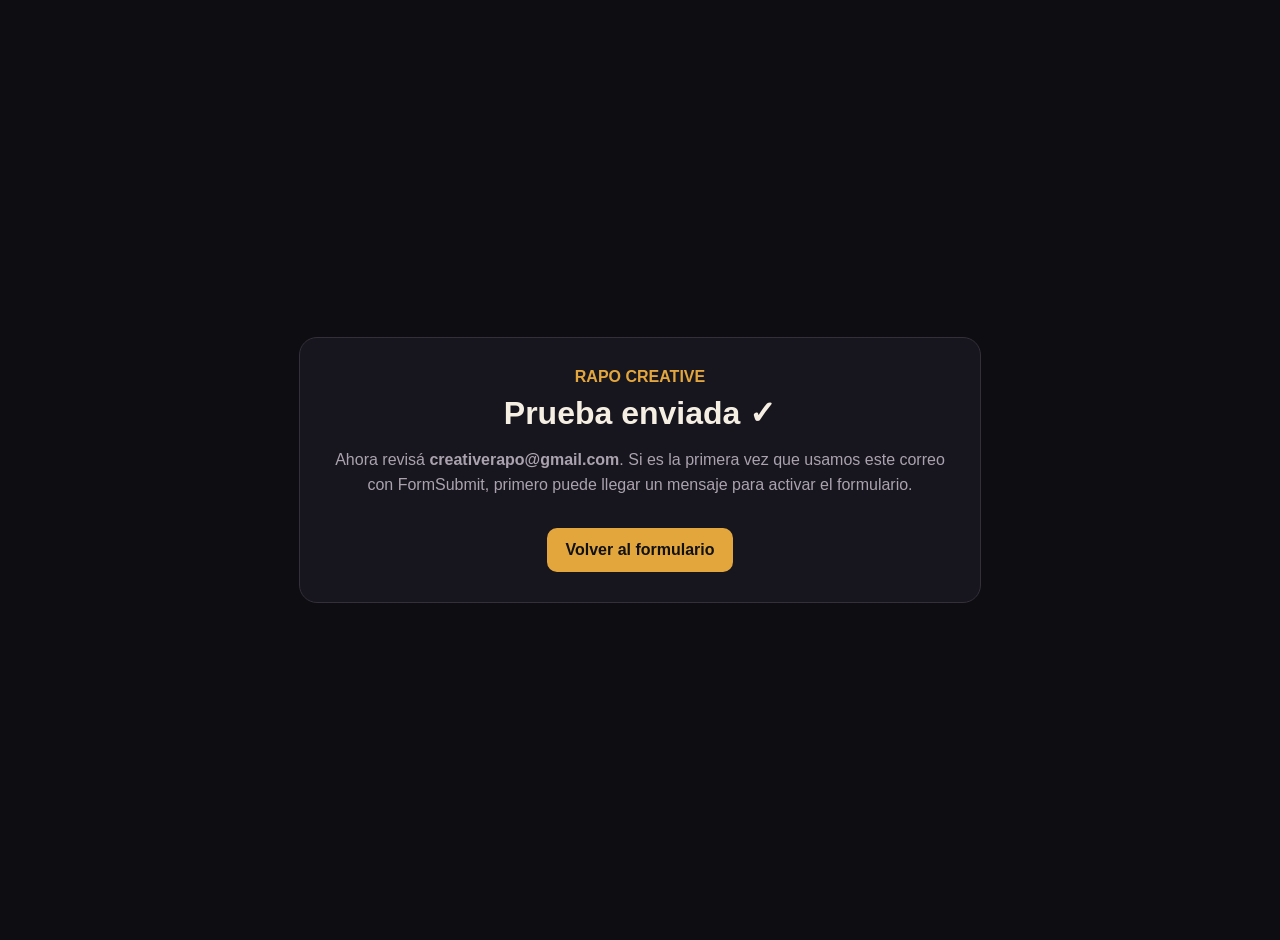
<file: gracias.html>
<!doctype html>
<html lang="es">
<head>
<meta charset="utf-8"><meta name="viewport" content="width=device-width,initial-scale=1">
<title>Prueba enviada — Rapo Creative</title>
<style>
body{margin:0;background:#0E0D12;color:#F5EFE3;font-family:Arial,sans-serif;min-height:100vh;display:grid;place-items:center;padding:20px}
main{max-width:620px;background:#17151d;border:1px solid #342f3a;border-radius:18px;padding:30px;text-align:center}
h1{margin:8px 0 12px}.gold{color:#E3A63D}p{color:#aaa3af;line-height:1.55}a{display:inline-block;margin-top:14px;background:#E3A63D;color:#111;text-decoration:none;font-weight:800;padding:13px 18px;border-radius:10px}
</style>
</head><body><main>
<div class="gold"><strong>RAPO CREATIVE</strong></div>
<h1>Prueba enviada ✓</h1>
<p>Ahora revisá <strong>creativerapo@gmail.com</strong>. Si es la primera vez que usamos este correo con FormSubmit, primero puede llegar un mensaje para activar el formulario.</p>
<a href="https://raw.githack.com/cristianramirez-mateo/rapo-sitio-web.-/main/index.html">Volver al formulario</a>
</main></body></html>
</file>
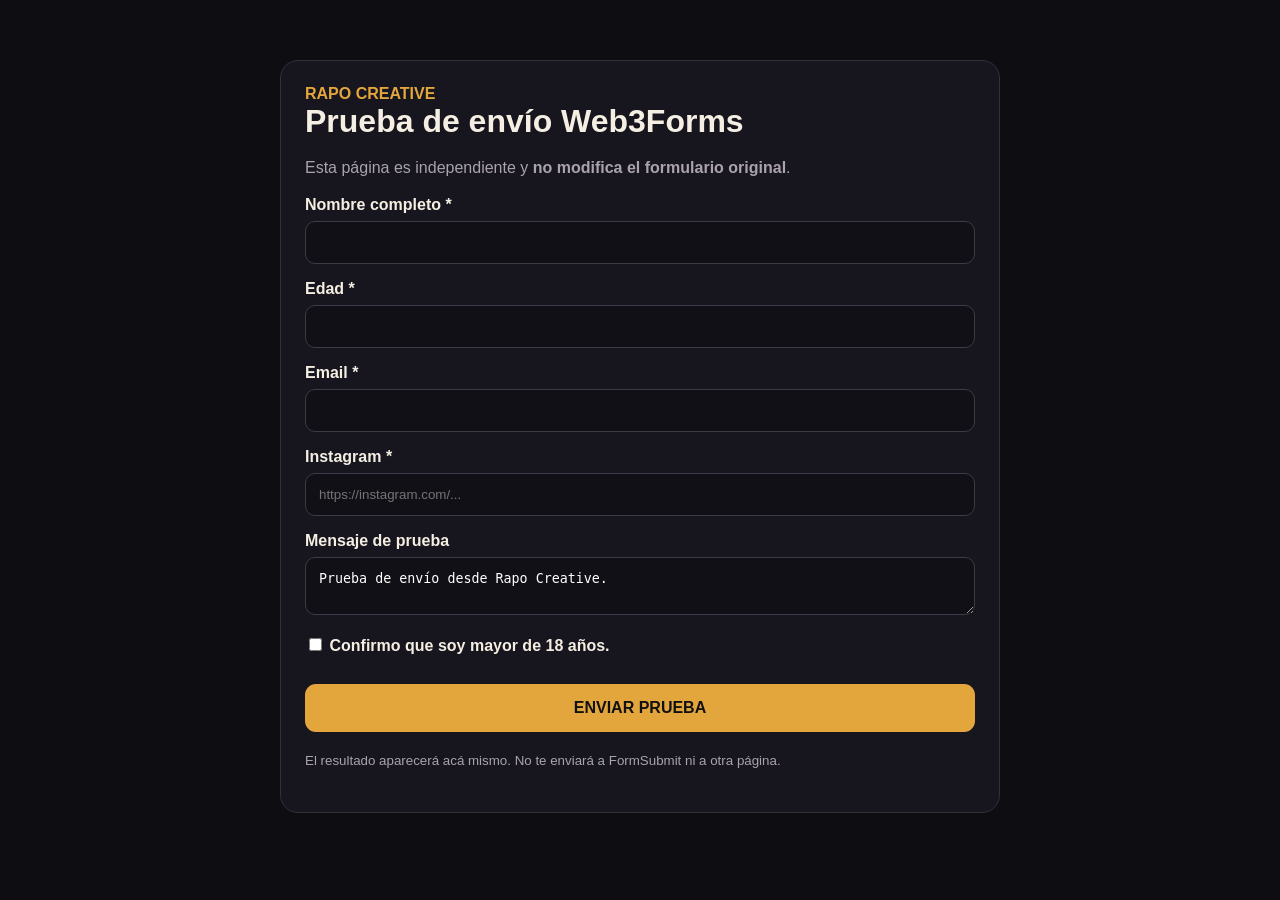
<file: prueba-web3forms.html>
<!doctype html>
<html lang="es">
<head>
<meta charset="utf-8">
<meta name="viewport" content="width=device-width,initial-scale=1">
<title>Prueba Web3Forms — Rapo Creative</title>
<style>
body{margin:0;background:#0E0D12;color:#F5EFE3;font-family:Arial,sans-serif}
main{max-width:720px;margin:40px auto;padding:20px}
.card{background:#17151d;border:1px solid #342f3a;border-radius:18px;padding:24px}
h1{margin:0 0 8px}.gold{color:#E3A63D}p{color:#aaa3af;line-height:1.5}
label{display:block;margin:16px 0 7px;font-weight:700}
input,textarea{width:100%;box-sizing:border-box;padding:13px;border-radius:10px;border:1px solid #403947;background:#111017;color:#fff}
button{width:100%;padding:15px;margin-top:22px;border:0;border-radius:11px;background:#E3A63D;color:#111;font-weight:800;font-size:16px;cursor:pointer}
button:disabled{opacity:.6;cursor:not-allowed}
#result{margin-top:16px;padding:13px;border-radius:10px;display:none}
.ok{display:block!important;background:#13371f;color:#b9efc8;border:1px solid #285d38}
.err{display:block!important;background:#3c1717;color:#ffc2c2;border:1px solid #704040}
small{color:#aaa3af}
</style>
</head>
<body>
<main>
<div class="card">
<div class="gold"><strong>RAPO CREATIVE</strong></div>
<h1>Prueba de envío Web3Forms</h1>
<p>Esta página es independiente y <strong>no modifica el formulario original</strong>.</p>
<form id="testForm">
<input type="hidden" name="access_key" value="8ae5354d-b892-465c-84c2-dd9c4e1b7db2">
<input type="hidden" name="subject" value="PRUEBA WEB3FORMS - Rapo Creative">
<input type="checkbox" name="botcheck" style="display:none">
<label>Nombre completo *</label>
<input name="name" required>
<label>Edad *</label>
<input type="number" min="18" name="Edad" required>
<label>Email *</label>
<input type="email" name="email" required>
<label>Instagram *</label>
<input type="url" name="Instagram" placeholder="https://instagram.com/..." required>
<label>Mensaje de prueba</label>
<textarea name="message">Prueba de envío desde Rapo Creative.</textarea>
<label><input type="checkbox" required style="width:auto"> Confirmo que soy mayor de 18 años.</label>
<button id="sendBtn" type="submit">ENVIAR PRUEBA</button>
</form>
<div id="result"></div>
<p><small>El resultado aparecerá acá mismo. No te enviará a FormSubmit ni a otra página.</small></p>
</div>
</main>
<script>
const form=document.getElementById('testForm');
const result=document.getElementById('result');
const btn=document.getElementById('sendBtn');
form.addEventListener('submit',async(e)=>{
  e.preventDefault();
  result.className=''; result.style.display='none'; result.textContent='';
  btn.disabled=true; btn.textContent='ENVIANDO...';
  try{
    const fd=new FormData(form);
    const obj=Object.fromEntries(fd.entries());
    const res=await fetch('https://api.web3forms.com/submit',{
      method:'POST',
      headers:{'Content-Type':'application/json','Accept':'application/json'},
      body:JSON.stringify(obj)
    });
    const data=await res.json().catch(()=>({}));
    if(res.ok && data.success){
      result.textContent='✓ Envío correcto. Revisá creativerapo@gmail.com.';
      result.className='ok';
      form.reset();
    }else{
      result.textContent='Error Web3Forms: '+(data.message || ('HTTP '+res.status));
      result.className='err';
    }
  }catch(err){
    result.textContent='Error de conexión: '+err.message;
    result.className='err';
  }finally{
    btn.disabled=false; btn.textContent='ENVIAR PRUEBA';
  }
});
</script>
</body>
</html>
</file>
<file: assets/index-D8FsfUHh.css>
/*! tailwindcss v4.2.1 | MIT License | https://tailwindcss.com */
@layer theme{:root,:host{--font-sans:ui-sans-serif, system-ui, sans-serif, "Apple Color Emoji", "Segoe UI Emoji", "Segoe UI Symbol", "Noto Color Emoji";--font-mono:ui-monospace, SFMono-Regular, Menlo, Monaco, Consolas, "Liberation Mono", "Courier New", monospace;--spacing:.25rem;--default-font-family:var(--font-sans);--default-mono-font-family:var(--font-mono)}}@layer base{*,:after,:before,::backdrop{box-sizing:border-box;border:0 solid;margin:0;padding:0}::file-selector-button{box-sizing:border-box;border:0 solid;margin:0;padding:0}html,:host{-webkit-text-size-adjust:100%;tab-size:4;line-height:1.5;font-family:var(--default-font-family,ui-sans-serif, system-ui, sans-serif, "Apple Color Emoji", "Segoe UI Emoji", "Segoe UI Symbol", "Noto Color Emoji");font-feature-settings:var(--default-font-feature-settings,normal);font-variation-settings:var(--default-font-variation-settings,normal);-webkit-tap-highlight-color:transparent}hr{height:0;color:inherit;border-top-width:1px}abbr:where([title]){-webkit-text-decoration:underline dotted;text-decoration:underline dotted}h1,h2,h3,h4,h5,h6{font-size:inherit;font-weight:inherit}a{color:inherit;-webkit-text-decoration:inherit;-webkit-text-decoration:inherit;-webkit-text-decoration:inherit;-webkit-text-decoration:inherit;text-decoration:inherit}b,strong{font-weight:bolder}code,kbd,samp,pre{font-family:var(--default-mono-font-family,ui-monospace, SFMono-Regular, Menlo, Monaco, Consolas, "Liberation Mono", "Courier New", monospace);font-feature-settings:var(--default-mono-font-feature-settings,normal);font-variation-settings:var(--default-mono-font-variation-settings,normal);font-size:1em}small{font-size:80%}sub,sup{vertical-align:baseline;font-size:75%;line-height:0;position:relative}sub{bottom:-.25em}sup{top:-.5em}table{text-indent:0;border-color:inherit;border-collapse:collapse}:-moz-focusring{outline:auto}progress{vertical-align:baseline}summary{display:list-item}ol,ul,menu{list-style:none}img,svg,video,canvas,audio,iframe,embed,object{vertical-align:middle;display:block}img,video{max-width:100%;height:auto}button,input,select,optgroup,textarea{font:inherit;font-feature-settings:inherit;font-variation-settings:inherit;letter-spacing:inherit;color:inherit;opacity:1;background-color:#0000;border-radius:0}::file-selector-button{font:inherit;font-feature-settings:inherit;font-variation-settings:inherit;letter-spacing:inherit;color:inherit;opacity:1;background-color:#0000;border-radius:0}:where(select:is([multiple],[size])) optgroup{font-weight:bolder}:where(select:is([multiple],[size])) optgroup option{padding-inline-start:20px}::file-selector-button{margin-inline-end:4px}::placeholder{opacity:1}@supports (not ((-webkit-appearance:-apple-pay-button))) or (contain-intrinsic-size:1px){::placeholder{color:currentColor}@supports (color:color-mix(in lab, red, red)){::placeholder{color:color-mix(in oklab, currentcolor 50%, transparent)}}}textarea{resize:vertical}::-webkit-search-decoration{-webkit-appearance:none}::-webkit-date-and-time-value{min-height:1lh;text-align:inherit}::-webkit-datetime-edit{display:inline-flex}::-webkit-datetime-edit-fields-wrapper{padding:0}::-webkit-datetime-edit{padding-block:0}::-webkit-datetime-edit-year-field{padding-block:0}::-webkit-datetime-edit-month-field{padding-block:0}::-webkit-datetime-edit-day-field{padding-block:0}::-webkit-datetime-edit-hour-field{padding-block:0}::-webkit-datetime-edit-minute-field{padding-block:0}::-webkit-datetime-edit-second-field{padding-block:0}::-webkit-datetime-edit-millisecond-field{padding-block:0}::-webkit-datetime-edit-meridiem-field{padding-block:0}::-webkit-calendar-picker-indicator{line-height:1}:-moz-ui-invalid{box-shadow:none}button,input:where([type=button],[type=reset],[type=submit]){appearance:button}::file-selector-button{appearance:button}::-webkit-inner-spin-button{height:auto}::-webkit-outer-spin-button{height:auto}[hidden]:where(:not([hidden=until-found])){display:none!important}}@layer components;@layer utilities{.visible{visibility:visible}.relative{position:relative}.start{inset-inline-start:var(--spacing)}.block{display:block}.table{display:table}.antialiased{-webkit-font-smoothing:antialiased;-moz-osx-font-smoothing:grayscale}}:root{--ink:#101116;--ink-soft:#1a1b22;--gold:#e8b34f;--gold-light:#f6d48d;--paper:#f6f3ed;--white:#fff;--muted:#6f6b63;--line:#ded8cc;--danger:#b42318}*{box-sizing:border-box}html{scroll-behavior:smooth}body{background:var(--paper);color:var(--ink);margin:0;font-family:Arial,Helvetica,sans-serif}button,input,select,textarea{font:inherit}button,select{cursor:pointer}a{color:inherit}.hero{color:#fff;background:radial-gradient(circle at 78% 20%,#2a2419 0,#0000 32%),linear-gradient(135deg,#090a0f 0%,#15161d 58%,#090a0f 100%);min-height:650px;position:relative;overflow:hidden}.hero:after{content:"";border:1px solid #e8b34f3b;border-radius:50%;height:640px;position:absolute;inset:auto -8% -44% 36%;transform:rotate(-18deg)}.hero__glow{filter:blur(2px);background:#e8b34f14;border-radius:50%;width:430px;height:430px;position:absolute;bottom:-180px;left:-160px}.topbar{z-index:2;border-bottom:1px solid #ffffff17;justify-content:space-between;align-items:center;max-width:1180px;margin:0 auto;padding:28px 34px;display:flex;position:relative}.brand-mini{letter-spacing:.08em;font-size:17px;font-weight:800;text-decoration:none}.brand-mini span{color:var(--gold);font-weight:500}.language-switcher{background:#ffffff0f;border:1px solid #ffffff1a;border-radius:999px;gap:7px;padding:5px;display:flex}.language-switcher button{color:#d5d5d8;background:0 0;border:0;border-radius:999px;padding:9px 13px;font-size:13px}.language-switcher button.is-active{color:#111;background:var(--gold);font-weight:700}.hero__content{z-index:1;grid-template-columns:minmax(250px,390px) 1fr;align-items:center;gap:72px;max-width:1120px;margin:0 auto;padding:72px 34px 90px;display:grid;position:relative}.hero__logo{aspect-ratio:1;object-fit:cover;border:1px solid #e8b34f40;border-radius:34px;width:100%;box-shadow:0 32px 80px #0000007a}.eyebrow{color:var(--gold);text-transform:uppercase;letter-spacing:.22em;margin:0 0 18px;font-size:12px;font-weight:800}.hero h1{letter-spacing:-.045em;max-width:690px;margin:0;font-family:Georgia,Times New Roman,serif;font-size:clamp(48px,7vw,86px);font-weight:500;line-height:.98}.hero__intro{color:#c9c8c5;max-width:660px;margin:28px 0 0;font-size:18px;line-height:1.7}.form-shell{z-index:3;width:min(100% - 32px,980px);margin:-52px auto 0;padding-bottom:82px;position:relative}.privacy-note{color:#f5e9d0;background:#1a1918;border:1px solid #e8b34f59;border-radius:18px;align-items:center;gap:17px;margin-bottom:22px;padding:22px 25px;display:flex;box-shadow:0 20px 45px #0d0d1029}.privacy-note>span{min-width:40px;height:40px;color:var(--gold);border:1px solid #e8b34f6b;border-radius:50%;place-items:center;display:grid}.privacy-note strong{margin-bottom:4px;display:block}.privacy-note p{color:#bcb9b2;margin:0;font-size:14px;line-height:1.5}.application-form{gap:26px;display:grid}.form-section{background:var(--white);border:1px solid #e7e2d8;border-radius:28px;padding:clamp(24px,5vw,54px);box-shadow:0 24px 60px #201c1314}.section-heading{border-bottom:1px solid var(--line);align-items:flex-start;gap:20px;margin-bottom:32px;padding-bottom:28px;display:flex}.section-heading>span{color:#17140f;background:linear-gradient(135deg, var(--gold-light), var(--gold));border-radius:50%;flex:0 0 50px;place-items:center;height:50px;font-family:Georgia,serif;font-weight:700;display:grid}.section-heading h2{margin:2px 0 7px;font-family:Georgia,Times New Roman,serif;font-size:clamp(26px,4vw,36px);font-weight:500}.section-heading p{color:var(--muted);margin:0;line-height:1.5}.field-grid{grid-template-columns:repeat(2,minmax(0,1fr));gap:24px 22px;display:grid}.field{flex-direction:column;min-width:0;display:flex}.field--wide{grid-column:1/-1}.field__label{color:#282621;margin-bottom:8px;font-weight:700;line-height:1.35}.field__label b,.subsection h3{color:#8a651b}.field__hint{color:var(--muted);margin:-3px 0 9px;font-size:13px;line-height:1.45}.control,.money-control{width:100%;min-height:52px;color:var(--ink);background:#fbfaf7;border:1px solid #d9d3c8;border-radius:12px;outline:none;transition:border-color .2s,box-shadow .2s,background .2s}.control{padding:13px 15px}.control--textarea{resize:vertical;min-height:105px;line-height:1.55}.control:focus,.money-control:focus-within{background:#fff;border-color:#c28a22;box-shadow:0 0 0 4px #e8b34f29}.control:invalid:not(:placeholder-shown){border-color:#d79b92}.money-control{align-items:center;display:flex;overflow:hidden}.money-control span{color:#4e3c18;background:#f4e4c2;border-right:1px solid #ddc89c;align-self:stretch;place-items:center;padding:0 14px;font-size:12px;font-weight:800;display:grid}.money-control input{background:0 0;border:0;outline:0;flex:1;width:100%;min-width:0;padding:13px 15px}.subsection{background:#f8f4eb;border:1px solid #e8dcc3;border-radius:18px;grid-column:1/-1;margin:30px 0;padding:25px}.subsection h3{margin:0 0 7px;font-size:17px}.subsection>p{color:var(--muted);margin:0 0 20px;font-size:14px}.count-grid{grid-template-columns:repeat(4,minmax(0,1fr));gap:14px;display:grid}.count-grid .field__label{font-size:13px}.consent{background:#fff;border:1px solid #e3ddd2;border-radius:18px;align-items:flex-start;gap:13px;padding:22px;font-weight:600;line-height:1.55;display:flex}.consent input{accent-color:#b77b11;flex:none;width:20px;height:20px;margin-top:2px}.submit-button,.secondary-button{border:0;border-radius:14px;font-weight:800;transition:transform .2s,box-shadow .2s,opacity .2s}.submit-button{color:#111;background:linear-gradient(115deg, var(--gold-light), var(--gold));justify-content:space-between;align-items:center;min-height:62px;padding:0 26px;font-size:17px;display:flex;box-shadow:0 18px 30px #a3711333}.submit-button:hover:not(:disabled),.secondary-button:hover{transform:translateY(-2px);box-shadow:0 22px 34px #a3711345}.submit-button:disabled{opacity:.65;cursor:wait}.form-error{color:var(--danger);background:#fff1ef;border:1px solid #f4c7c1;border-radius:13px;margin:0;padding:16px 19px;font-weight:700}.success-card{text-align:center;background:#fff;border:1px solid #e7e2d8;border-radius:28px;padding:clamp(48px,8vw,86px) clamp(28px,6vw,72px);box-shadow:0 24px 60px #201c1314}.success-card__mark{color:#111;background:linear-gradient(135deg, var(--gold-light), var(--gold));border-radius:50%;place-items:center;width:78px;height:78px;margin:0 auto 24px;font-size:36px;display:grid}.success-card h2{margin:0 0 18px;font:500 clamp(38px,6vw,58px)/1 Georgia,serif}.success-card>p:not(.eyebrow){max-width:650px;color:var(--muted);margin:0 auto 30px;font-size:17px;line-height:1.7}.secondary-button{color:#fff;background:var(--ink);padding:15px 22px}.honeypot{opacity:0!important;pointer-events:none!important;position:absolute!important;left:-10000px!important}footer{color:#bdbbb6;background:#0d0e12;border-top:1px solid #e8b34f40;justify-content:space-between;gap:20px;padding:30px max(24px,50vw - 490px);font-size:14px;display:flex}footer p{margin:0}footer a{color:var(--gold);font-weight:700;text-decoration:none}@media (width<=760px){.hero{min-height:auto}.topbar{align-items:flex-start;gap:18px;padding:20px}.brand-mini{padding-top:9px}.language-switcher{gap:2px}.language-switcher button{padding:8px 9px;font-size:11px}.hero__content{text-align:center;grid-template-columns:1fr;gap:34px;padding:42px 24px 96px}.hero__logo{border-radius:26px;width:min(250px,74vw);margin:0 auto}.hero h1{font-size:clamp(44px,14vw,66px)}.hero__intro{font-size:16px}.form-shell{width:min(100% - 20px,980px);margin-top:-42px}.privacy-note{align-items:flex-start;padding:18px}.form-section{border-radius:22px;padding:25px 18px}.section-heading{gap:13px}.section-heading>span{flex-basis:44px;height:44px}.field-grid,.count-grid{grid-template-columns:1fr}.subsection{padding:19px 15px}footer{text-align:center;flex-direction:column}}@media (prefers-reduced-motion:reduce){*{scroll-behavior:auto!important;transition:none!important}}
</file>
